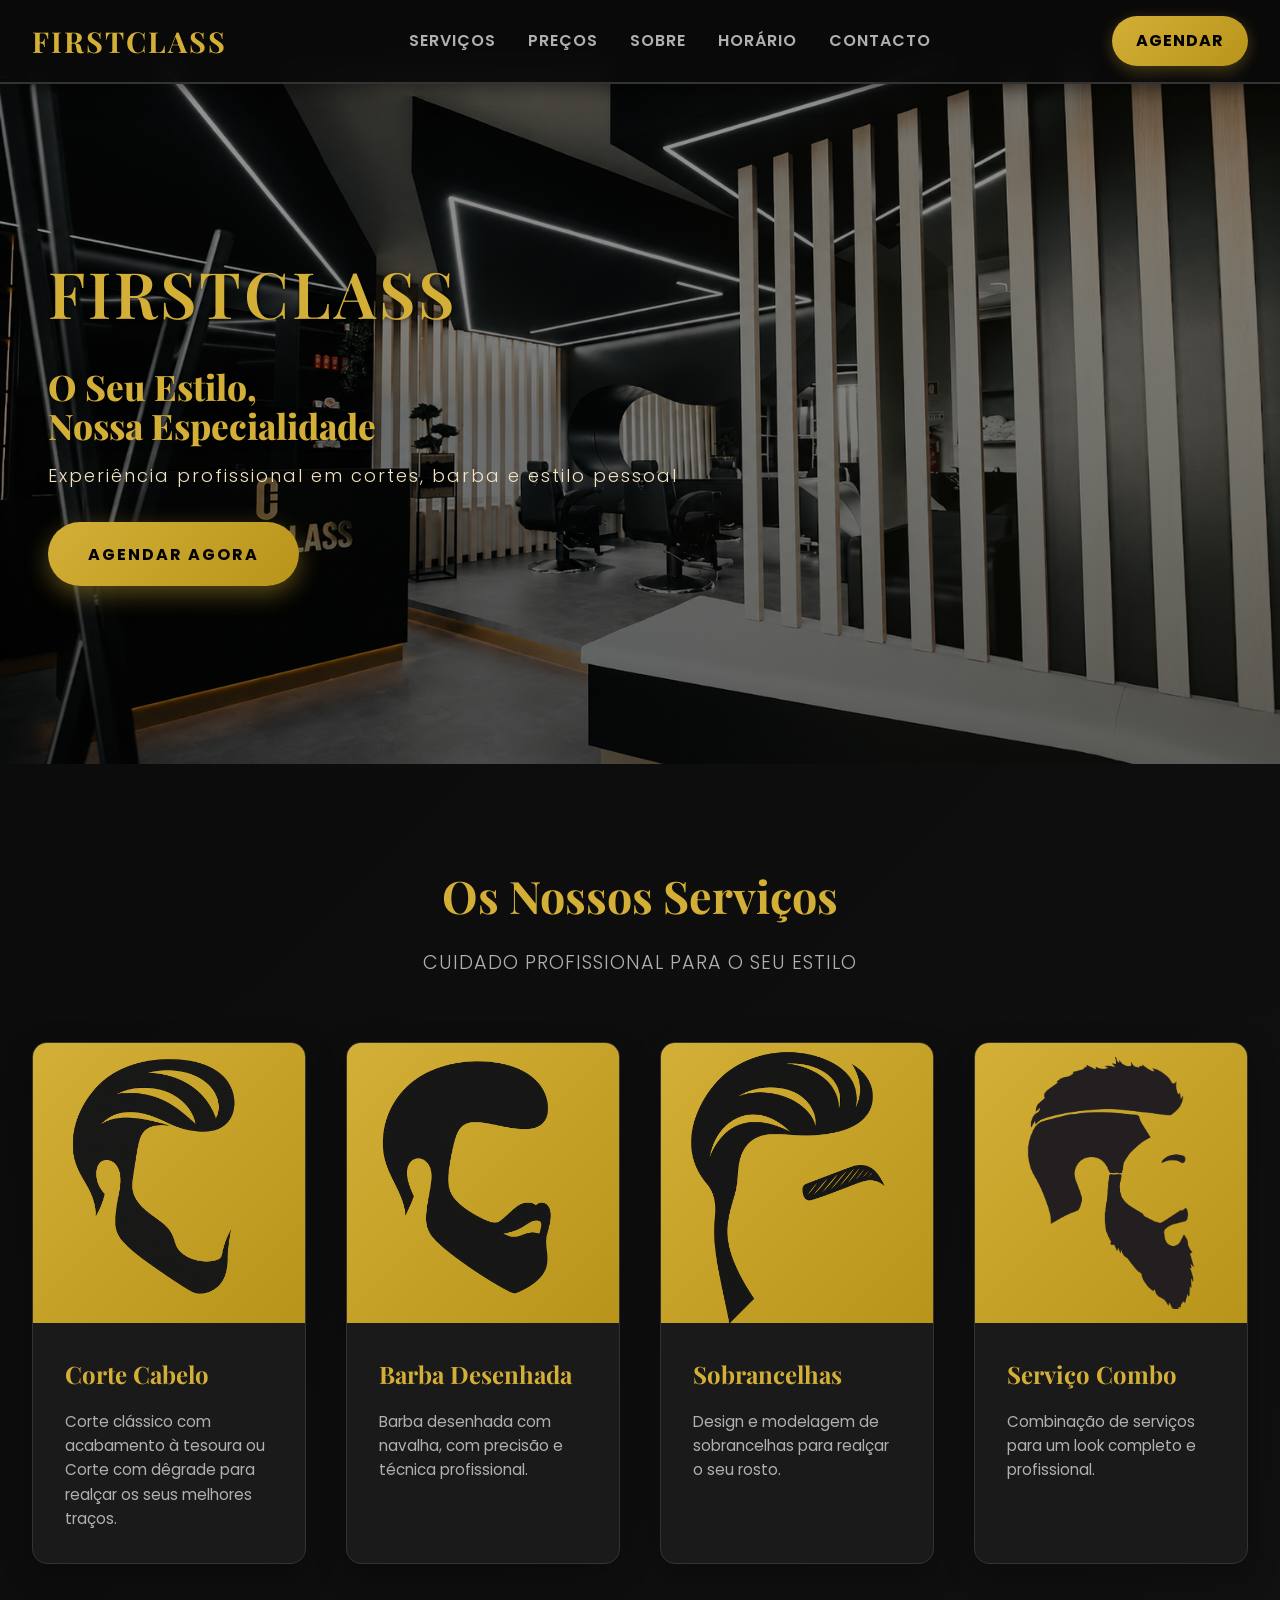
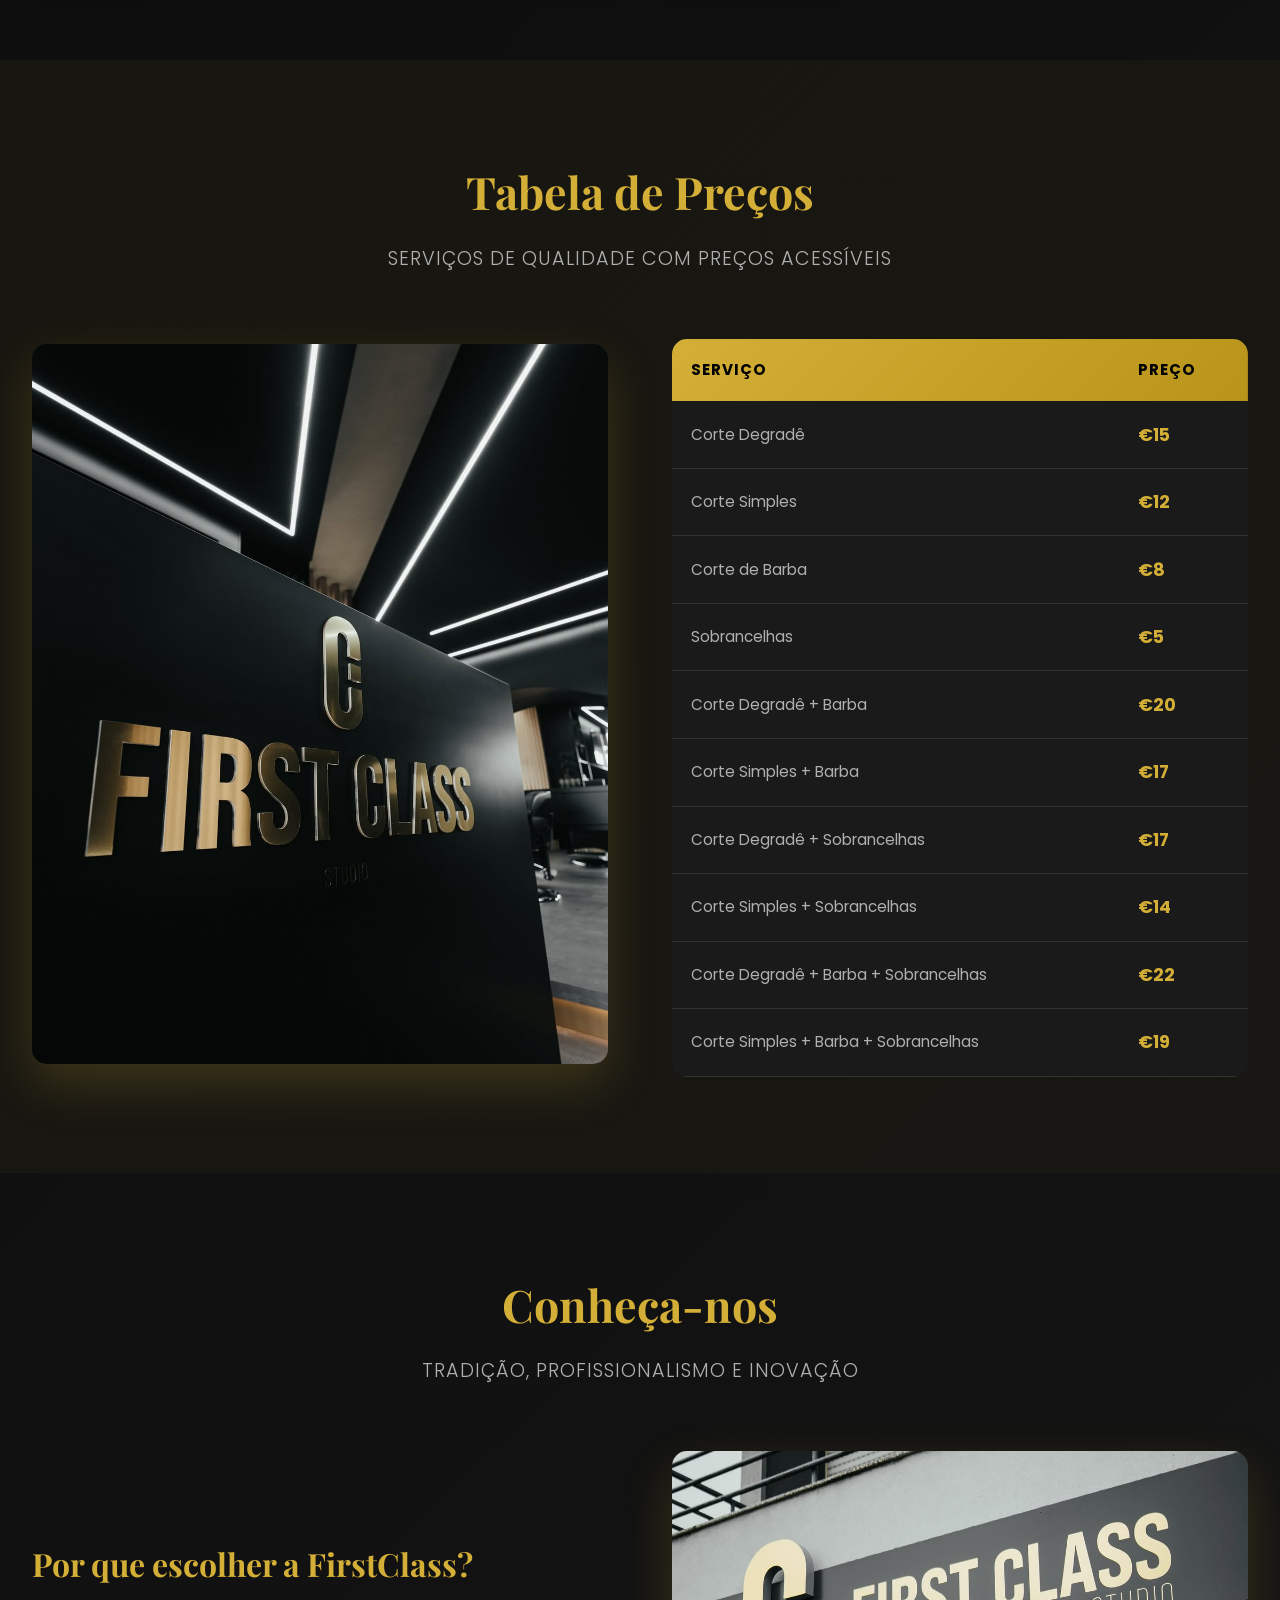
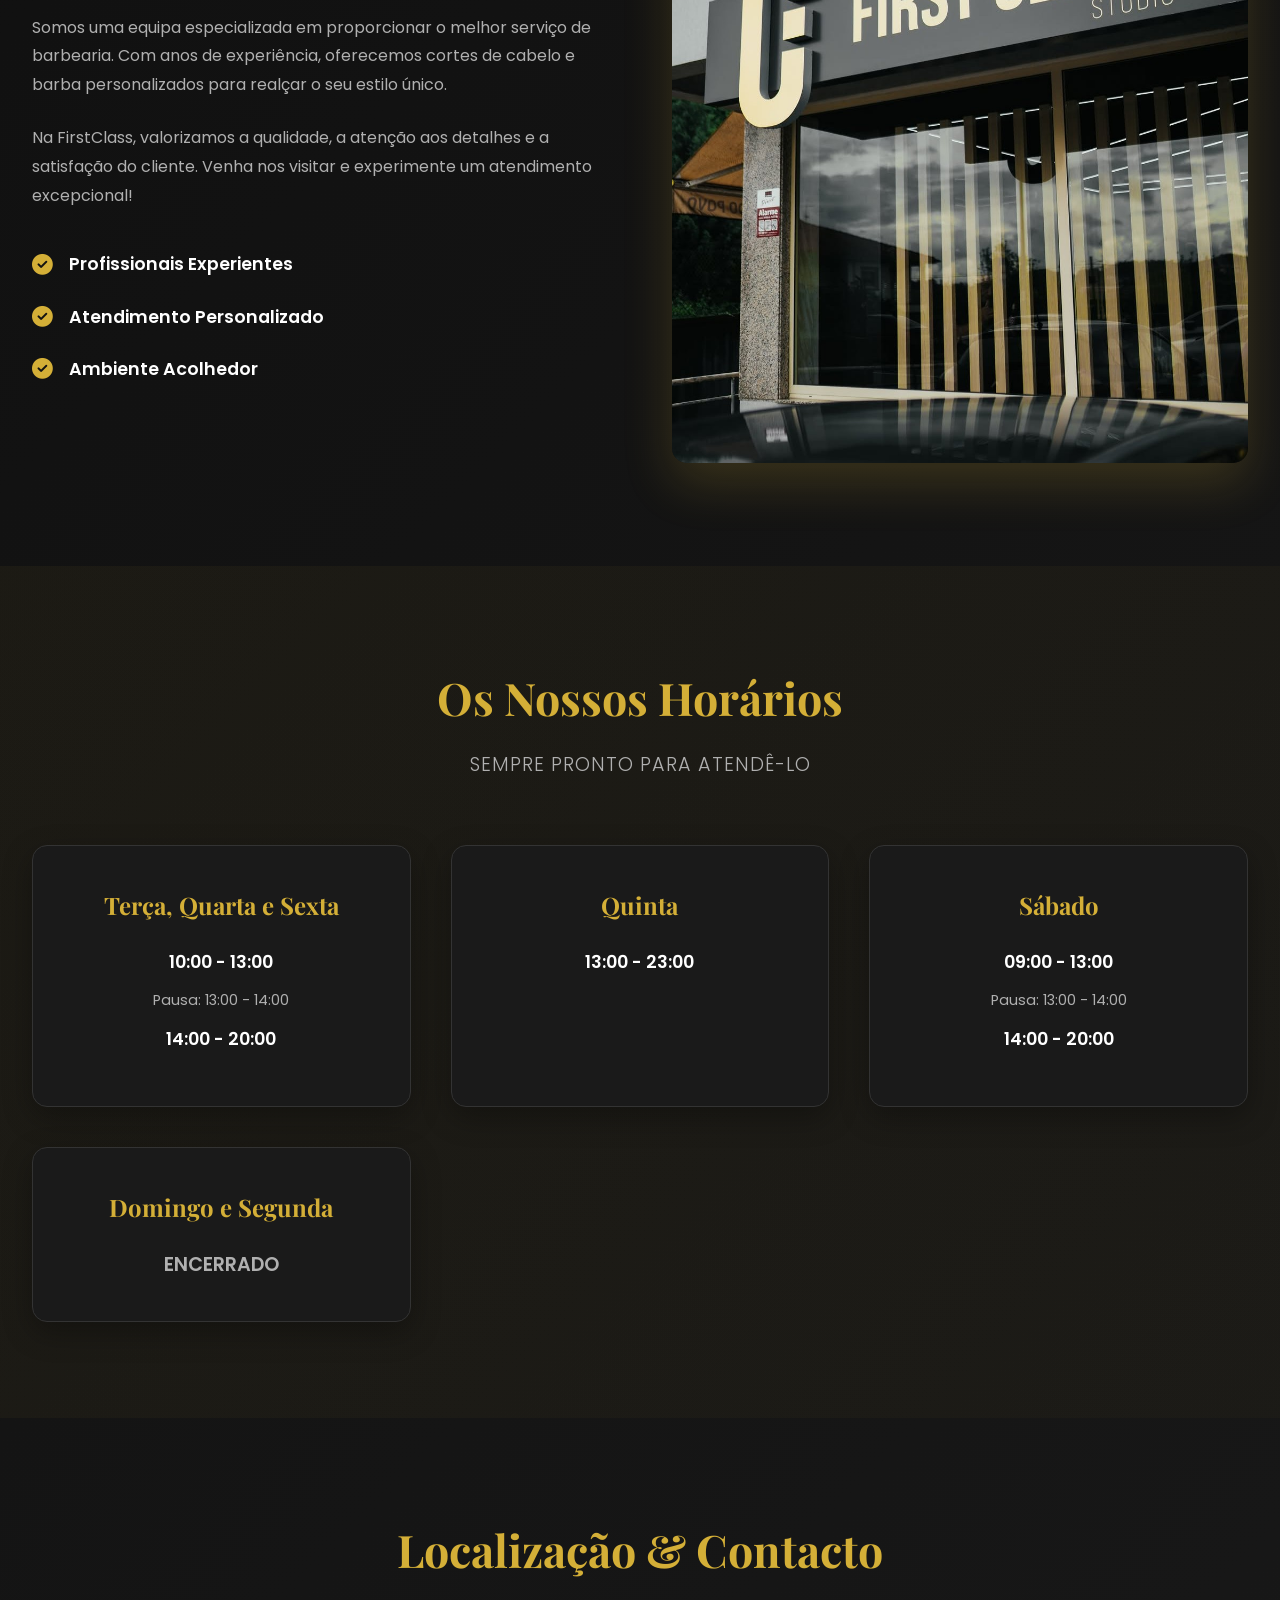
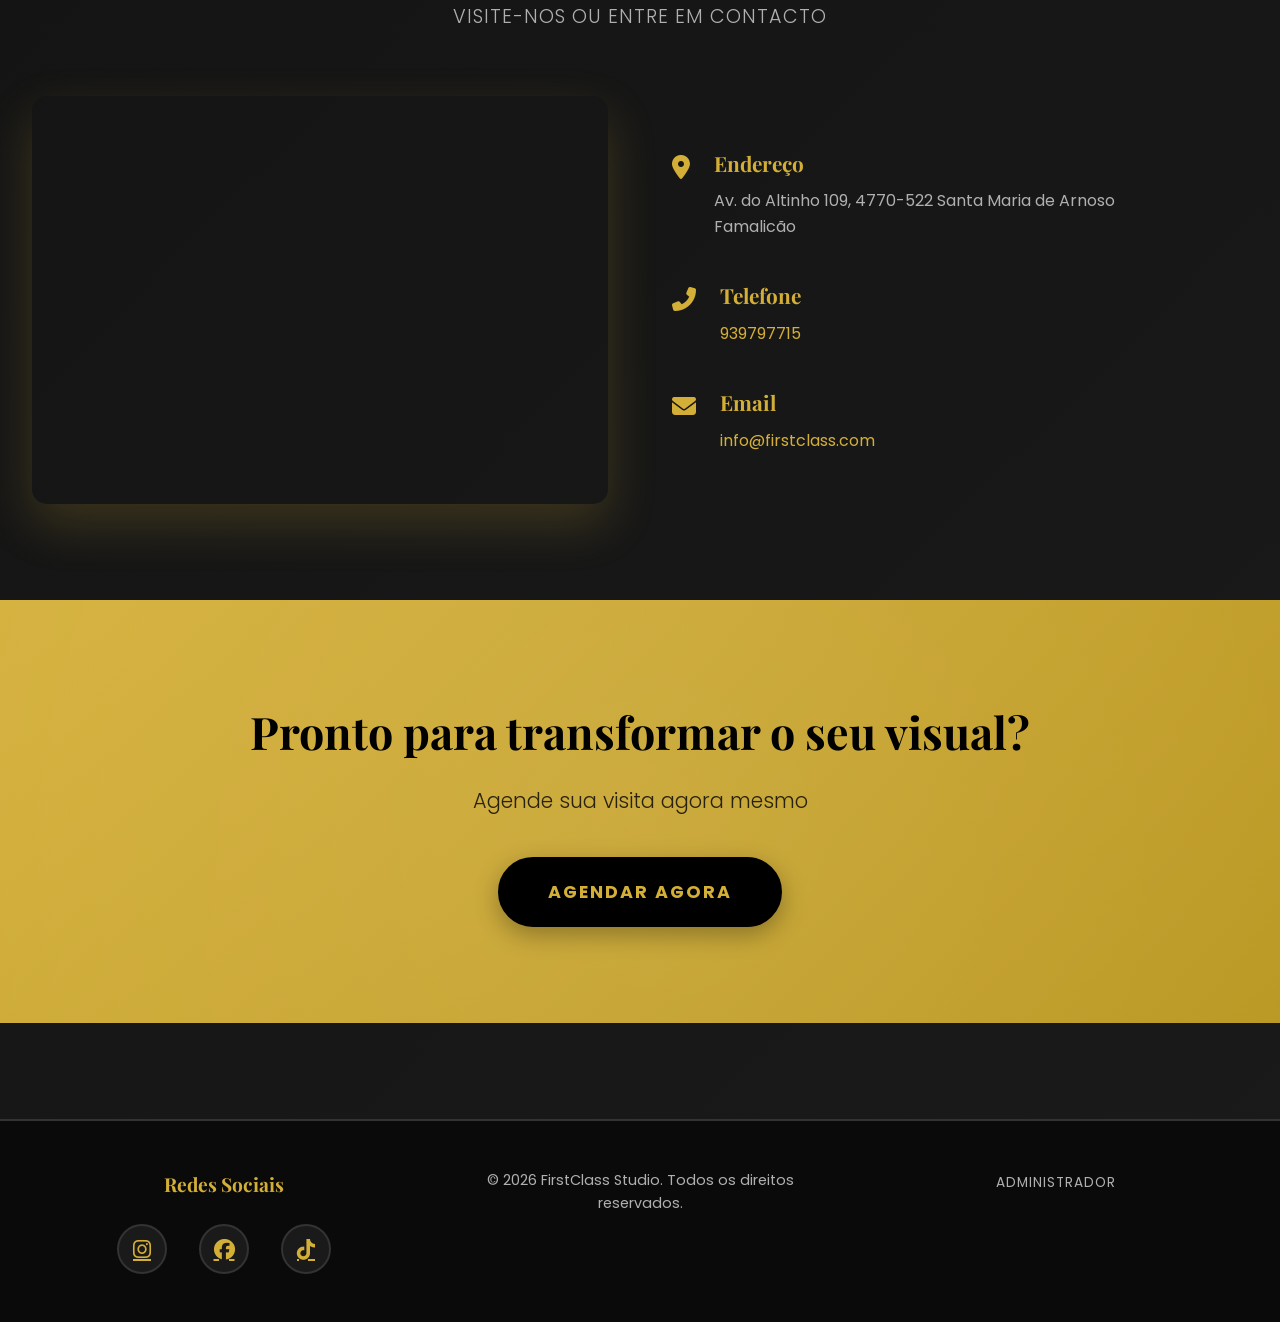
<file: index.html>
<!DOCTYPE html>
<html lang="pt">
<head>
  <meta charset="UTF-8" />
  <meta name="viewport" content="width=device-width, initial-scale=1" />
  <title>FirstClass - Studio - Barbearia</title>

  <link rel="stylesheet" href="styles/style.css">
  <link href="https://fonts.googleapis.com/css2?family=Playfair+Display:wght@700;800&family=Poppins:wght@300;400;600;700&display=swap" rel="stylesheet">
  <link rel="stylesheet" href="https://cdnjs.cloudflare.com/ajax/libs/font-awesome/6.5.0/css/all.min.css">
</head>

<body>
  <!-- NAVEGAÇÃO -->
  <header>
    <nav class="nav" aria-label="Navegação principal">
      <a href="index.html" class="brand" aria-label="FirstClass">
        <span class="brand-text">FirstClass</span>
      </a>

      <ul class="nav-links">
        <li><a class="nav-link" href="#servicos">Serviços</a></li>
        <li><a class="nav-link" href="#precos">Preços</a></li>
        <li><a class="nav-link" href="#sobrenos">Sobre</a></li>
        <li><a class="nav-link" href="#horarios">Horário</a></li>
        <li><a class="nav-link" href="#contacto">Contacto</a></li>
      </ul>

      <a href="marcacao.html" class="cta-button">Agendar</a>
    </nav>

    <!-- HERO SECTION -->
    <section class="hero" aria-label="Secção de boas-vindas">
      <div class="hero-content">
        <h1 class="hero-brand">FirstClass</h1>
        <h1 class="hero-title">O Seu Estilo,<br>Nossa Especialidade</h1>
        <p class="hero-subtitle">Experiência profissional em cortes, barba e estilo pessoal</p>
        <a href="marcacao.html" class="hero-cta">Agendar Agora</a>
      </div>
    </section>  
  </header>


  <!-- SERVIÇOS -->
  <section class="servicos-section" id="servicos" aria-label="Serviços da barbearia">
    <div class="section-header">
      <h2>Os Nossos Serviços</h2>
      <p class="section-subtitle">Cuidado profissional para o seu estilo</p>
    </div>

    <div class="servicos-grid">
      <article class="servico-card">
        <div class="servico-image">
          <img src="imagens/cabelofc.png" alt="Corte clássico">
        </div>
        <div class="servico-info">
          <h3>Corte Cabelo</h3>
          <p>Corte clássico com acabamento à tesoura ou Corte com dêgrade para realçar os seus melhores traços.</p>
        </div>
      </article>

      <article class="servico-card">
        <div class="servico-image">
          <img src="imagens/barbafc.png" alt="Barba desenhada">
        </div>
        <div class="servico-info">
          <h3>Barba Desenhada</h3>
          <p>Barba desenhada com navalha, com precisão e técnica profissional.</p>
        </div>
      </article>

      <article class="servico-card">
        <div class="servico-image">
          <img src="imagens/sobrancelha.png" alt="Pacote completo">
        </div>
        <div class="servico-info">
          <h3>Sobrancelhas</h3>
          <p>Design e modelagem de sobrancelhas para realçar o seu rosto.</p>
        </div>
      </article>

      <article class="servico-card">
        <div class="servico-image">
          <img src="imagens/premium.png" alt="Serviço premium">
        </div>
        <div class="servico-info">
          <h3>Serviço Combo</h3>
          <p>Combinação de serviços para um look completo e profissional.</p>
        </div>
      </article>
    </div>
  </section>  

  <!-- PREÇOS -->
  <section class="precos-section" id="precos" aria-label="Tabela de preços">
    <div class="section-header">
      <h2>Tabela de Preços</h2>
      <p class="section-subtitle">Serviços de qualidade com preços acessíveis</p>
    </div>

    <div class="precos-container">
      <div class="precos-image">
        <img src="imagens/firstclass4.jpg" alt="Tabela de preços">
      </div>

      <div class="precos-table-wrapper">
        <table class="precos-table">
          <thead>
            <tr>
              <th>Serviço</th>
              <th>Preço</th>
            </tr>
          </thead>
          <tbody>
            <tr>
              <td>Corte Degradê</td>
              <td class="preco">€15</td>
            </tr>
            <tr>
              <td>Corte Simples</td>
              <td class="preco">€12</td>
            </tr>
            <tr>
              <td>Corte de Barba</td>
              <td class="preco">€8</td>
            </tr>
            <tr>
              <td>Sobrancelhas</td>
              <td class="preco">€5</td>
            </tr>
             <tr>
              <td>Corte Degradê + Barba</td>
              <td class="preco">€20</td>
            </tr>
            <tr>
              <td>Corte Simples + Barba</td>
              <td class="preco">€17</td>
            </tr>
            <tr>
              <td>Corte Degradê + Sobrancelhas</td>
              <td class="preco">€17</td>
            </tr>
            <tr>
              <td>Corte Simples + Sobrancelhas</td>
              <td class="preco">€14</td>
            </tr>
            <tr>
              <td>Corte Degradê + Barba + Sobrancelhas</td>
              <td class="preco">€22</td>
            </tr>
            <tr>
              <td>Corte Simples + Barba + Sobrancelhas</td>
              <td class="preco">€19</td>
            </tr>
          </tbody>
        </table>
      </div>
    </div>
  </section>
 
<!-- SOBRE NÓS -->
  <section class="sobrenos-section" id="sobrenos" aria-label="Sobre a FirstClass">
    <div class="section-header">
      <h2>Conheça-nos</h2>
      <p class="section-subtitle">Tradição, profissionalismo e inovação</p>
    </div>

    <div class="sobrenos-container">
      <div class="sobrenos-content">
        <h3>Por que escolher a FirstClass?</h3>
        <p>Somos uma equipa especializada em proporcionar o melhor serviço de barbearia. Com anos de experiência, oferecemos cortes de cabelo e barba personalizados para realçar o seu estilo único.</p>
        <p>Na FirstClass, valorizamos a qualidade, a atenção aos detalhes e a satisfação do cliente. Venha nos visitar e experimente um atendimento excepcional!</p>
        
        <div class="destaques">
          <div class="destaque-item">
            <i class="fas fa-check-circle"></i>
            <span>Profissionais Experientes</span>
          </div>
          <div class="destaque-item">
            <i class="fas fa-check-circle"></i>
            <span>Atendimento Personalizado</span>
          </div>
          <div class="destaque-item">
            <i class="fas fa-check-circle"></i>
            <span>Ambiente Acolhedor</span>
          </div>
        </div>
      </div>

      <div class="sobrenos-image">
        <img src="imagens/firstclass1.jpg" alt="Equipe da FirstClass">
      </div>
    </div>
  </section>

  <!-- HORÁRIOS -->
  <section class="horarios-section" id="horarios" aria-label="Horários de funcionamento">
    <div class="section-header">
      <h2>Os  Nossos Horários</h2>
      <p class="section-subtitle">Sempre pronto para atendê-lo</p>
    </div>

    <div class="horarios-grid">
      <div class="horario-card">
        <h4>Terça, Quarta e Sexta</h4>
        <p class="horario-time">10:00 - 13:00</p>
        <p class="horario-break">Pausa: 13:00 - 14:00</p>
        <p class="horario-time">14:00 - 20:00</p>
      </div>
      <div class="horario-card">
        <h4>Quinta</h4>
        <p class="horario-time">13:00 - 23:00</p>
      </div>
      <div class="horario-card">
        <h4>Sábado</h4>
        <p class="horario-time">09:00 - 13:00</p>
        <p class="horario-break">Pausa: 13:00 - 14:00</p>
        <p class="horario-time">14:00 - 20:00</p>
      </div>
      <div class="horario-card closed">
        <h4>Domingo e Segunda</h4>
        <p class="closed-text">Encerrado</p>
      </div>
    </div>
  </section>    

  <!-- CONTACTO E LOCALIZAÇÃO -->
  <section class="contacto-section" id="contacto" aria-label="Contacto e localização">
    <div class="section-header">
      <h2>Localização & Contacto</h2>
      <p class="section-subtitle">Visite-nos ou entre em contacto</p>
    </div>

    <div class="contacto-container">
      <div class="mapa-wrapper">
        <iframe src="https://www.google.com/maps/embed?pb=!1m18!1m12!1m3!1d17666.364759309632!2d-8.474335882673575!3d41.473592207187735!2m3!1f0!2f0!3f0!3m2!1i1024!2i768!4f13.1!3m3!1m2!1s0xd24573bf0f3cacb%3A0x7279bf69cbd39194!2sFirst%20Class%20Studio%20-%20Barbearia!5e1!3m2!1spt-PT!2spt!4v1779496406382!5m2!1spt-PT!2spt" width="600" height="450" style="border:0;" allowfullscreen="" loading="lazy" referrerpolicy="no-referrer-when-downgrade"
          loading="lazy" 
          referrerpolicy="no-referrer-when-downgrade"
          title="Localização da FirstClass no Google Maps">
        </iframe>
      </div>

      <div class="contacto-info">
        <div class="info-item">
          <i class="fas fa-map-marker-alt"></i>
          <div>
            <h4>Endereço</h4>
            <p>Av. do Altinho 109, 4770-522 Santa Maria de Arnoso<br>Famalicão</p>
          </div>
        </div>

        <div class="info-item">
          <i class="fas fa-phone-alt"></i>
          <div>
            <h4>Telefone</h4>
            <p><a href="tel:939797715">939797715</a></p>
          </div>
        </div>

        <div class="info-item">
          <i class="fas fa-envelope"></i>
          <div>
            <h4>Email</h4>
            <p><a href="mailto:info@firstclass.com">info@firstclass.com</a></p>
          </div>
        </div>
      </div>
    </div>
  </section>

  <!-- CTA - AGENDAMENTO FINAL -->
  <section class="cta-section" aria-label="Chamada para ação">
    <h2>Pronto para transformar o seu visual?</h2>
    <p>Agende sua visita agora mesmo</p>
    <a href="marcacao.html" class="cta-button-large">Agendar Agora</a>
  </section>

  <!-- FOOTER -->
  <footer>
    <div class="footer-content">
      <div class="footer-section">
        <h4>Redes Sociais</h4>
        <div class="social-links">
          <a href="https://www.instagram.com/_firstclass.studio/" target="_blank" rel="noopener noreferrer" title="Instagram">
            <i class="fa-brands fa-instagram"></i>
          </a>
          <a href="http://facebook.com" target="_blank" rel="noopener noreferrer" title="Facebook">
            <i class="fa-brands fa-facebook"></i>
          </a>
          <a href="http://tiktok.com" target="_blank" rel="noopener noreferrer" title="TikTok">
            <i class="fa-brands fa-tiktok"></i>
          </a>
        </div>
      </div>

      <div class="footer-section">
        <p>&copy; 2026 FirstClass Studio. Todos os direitos reservados.</p>
      </div>

      <div class="footer-section">
        <a href="login.html" class="admin-link">Administrador</a>
      </div>
    </div>
  </footer>

  <script src="scripts/scroll-reveal.js"></script>
</body>
</html>
</file>
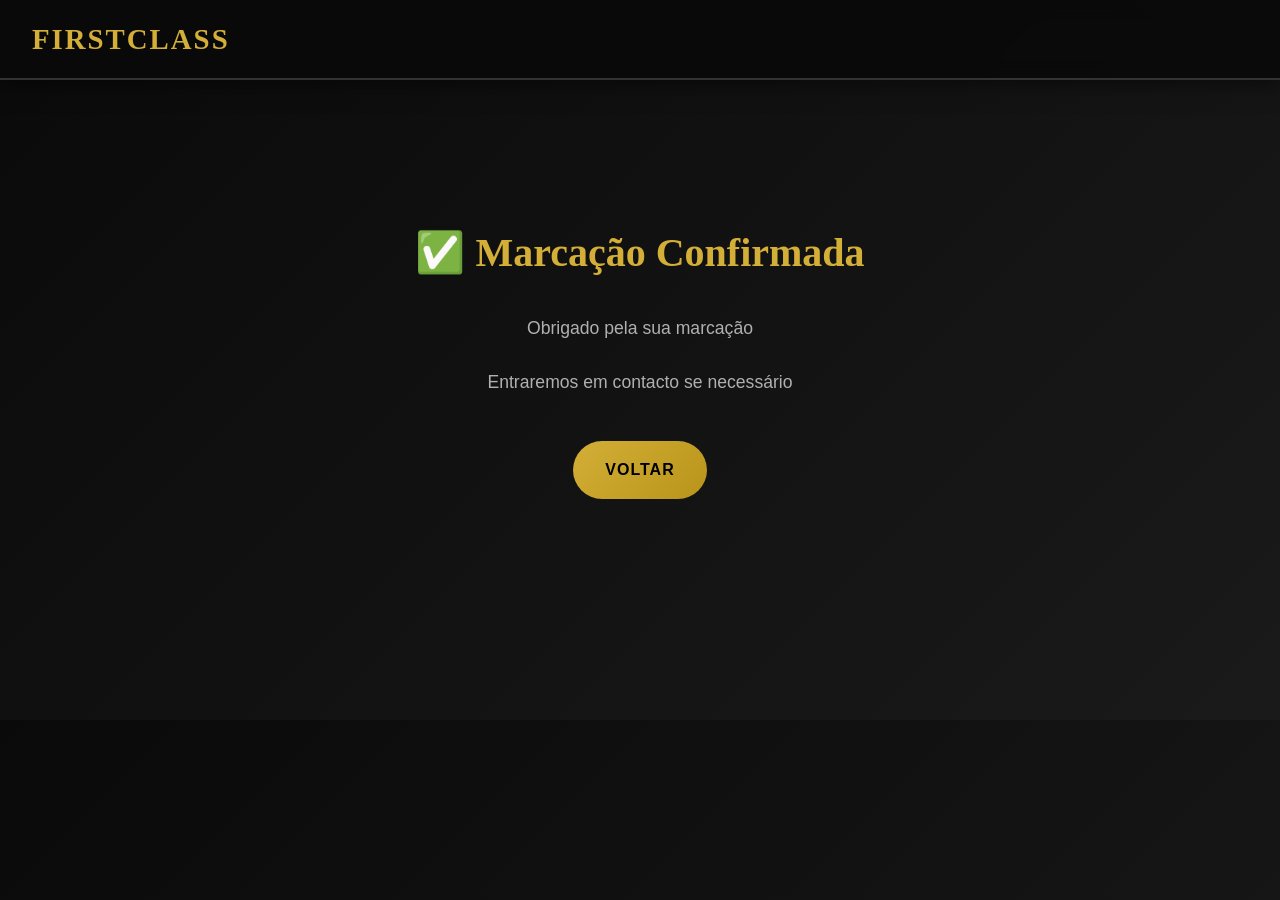
<file: confirmacao.html>
<!DOCTYPE html>
<html lang="pt">
<head>
    <meta charset="UTF-8">
    <meta name="viewport" content="width=device-width, initial-scale=1.0">
    <title>Confirmação</title>
    <link rel="stylesheet" href="styles/style.css">
</head>
<body>

<header>
  <nav class="nav">
    <a href="index.html" class="brand" aria-label="FirstClass">
      <span class="brand-text">FirstClass</span>
    </a>
  </nav>
</header>

<section class="confirmacao">
    <h1>✅ Marcação Confirmada</h1>
    <p>Obrigado pela sua marcação</p>
    <p>Entraremos em contacto se necessário</p>

    <a href="index.html" class="voltar-btn">Voltar</a>
</section>    

<script src="scripts/scroll-reveal.js"></script>
</body>
</html>
</file>
<file: styles/style.css>
/* ==================== VARIÁVEIS & RESET ==================== */
:root {
  --primary-gold: #D4AF37;
  --dark-gold: #B8941A;
  --light-gold: #F4E4C1;
  --dark-bg: #0a0a0a;
  --card-bg: #1a1a1a;
  --text-primary: #ffffff;
  --text-secondary: #b0b0b0;
  --border-color: #333333;
  --transition: all 0.3s cubic-bezier(0.25, 0.46, 0.45, 0.94);
}

* {
  margin: 0;
  padding: 0;
  box-sizing: border-box;
}

html {
  scroll-behavior: smooth;
}

body {
  background: linear-gradient(135deg, #0a0a0a 0%, #1a1a1a 100%);
  color: var(--text-primary);
  font-family: 'Poppins', sans-serif;
  line-height: 1.6;
  overflow-x: hidden;
}

/* ==================== TIPOGRAFIA ==================== */
h1, h2, h3, h4, h5, h6 {
  font-family: 'Playfair Display', serif;
  font-weight: 700;
  color: var(--primary-gold);
}

h1 { font-size: 3.5rem; }
h2 { font-size: 2.5rem; }
h3 { font-size: 1.8rem; }
h4 { font-size: 1.3rem; }

section {
  scroll-margin-top: 100px;
}

/* ==================== NAVEGAÇÃO ==================== */
.nav {
  position: fixed;
  top: 0;
  left: 0;
  right: 0;
  width: 100%;
  z-index: 1000;
  display: flex;
  align-items: center;
  justify-content: space-between;
  padding: 1rem 2rem;
  background: rgba(10, 10, 10, 0.95);
  backdrop-filter: blur(10px);
  border-bottom: 2px solid var(--border-color);
  box-shadow: 0 4px 20px rgba(0, 0, 0, 0.5);
}

.brand {
  text-decoration: none;
  display: flex;
  align-items: center;
  transition: var(--transition);
}

.brand-text {
  font-family: 'Playfair Display', serif;
  font-size: 1.8rem;
  font-weight: 700;
  color: var(--primary-gold);
  letter-spacing: 2px;
  text-transform: uppercase;
  transition: var(--transition);
}

.brand:hover .brand-text {
  filter: drop-shadow(0 0 8px var(--primary-gold));
  color: var(--light-gold);
}

.nav-links {
  display: flex;
  list-style: none;
  gap: 2rem;
  margin: 0;
  padding: 0;
}

.nav-link {
  color: var(--text-secondary);
  text-decoration: none;
  font-weight: 600;
  font-size: 1rem;
  position: relative;
  transition: var(--transition);
  text-transform: uppercase;
  letter-spacing: 1px;
}

.nav-link::after {
  content: '';
  position: absolute;
  bottom: -5px;
  left: 0;
  width: 0;
  height: 2px;
  background: linear-gradient(90deg, var(--primary-gold), var(--dark-gold));
  transition: var(--transition);
}

.nav-link:hover {
  color: var(--primary-gold);
}

.nav-link:hover::after {
  width: 100%;
}

  .nav-link:active,
  .nav-link.clicked {
    color: var(--primary-gold);
  }

  .nav-link:active::after,
  .nav-link.clicked::after {
    width: 100%;
  }

  .nav-link.active {
    color: var(--primary-gold);
  }

  .nav-link.active::after {
    width: 100%;
  }

.cta-button {
  background: linear-gradient(135deg, var(--primary-gold), var(--dark-gold));
  color: #000;
  padding: 0.75rem 1.5rem;
  text-decoration: none;
  border-radius: 50px;
  font-weight: 700;
  transition: var(--transition);
  text-transform: uppercase;
  letter-spacing: 1px;
  box-shadow: 0 4px 15px rgba(212, 175, 55, 0.3);
}

.cta-button:hover {
  transform: translateY(-2px);
  box-shadow: 0 8px 25px rgba(212, 175, 55, 0.5);
}

/* ==================== HERO SECTION ==================== */
.hero {
  height: 700px;
  background: linear-gradient(rgba(0, 0, 0, 0.4), rgba(0, 0, 0, 0.6)), 
              url('../imagens/firstclass3.png') center/cover;
  display: flex;
  align-items: center;
  justify-content: flex-start;
  padding: 0 3rem;
  position: relative;
  overflow: hidden;
  margin-top: 4rem;
}

.hero::before {
  content: '';
  position: absolute;
  top: 0;
  right: -50%;
  width: 100%;
  height: 100%;
  background: radial-gradient(circle at center, rgba(212, 175, 55, 0.05), transparent);
  pointer-events: none;
}

.hero-content {
  max-width: 700px;
  position: relative;
  z-index: 2;
  animation: fadeInUp 0.8s ease-out;
}

.hero-brand {
  font-family: 'Playfair Display', serif;
  font-size: 4rem;
  color: var(--primary-gold);
  letter-spacing: 3px;
  text-transform: uppercase;
  margin-bottom: 1.5rem;
  font-weight: 600;
  text-shadow: 1px 1px 4px rgba(0, 0, 0, 0.5);
}

.hero-title {
  font-size: 2.2rem;
  font-weight: 800;
  margin-bottom: 1rem;
  color: var(--primary-gold);
  text-shadow: 2px 2px 8px rgba(0, 0, 0, 0.5);
  line-height: 1.1;
}

.hero-subtitle {
  font-size: 1.5rem;
  color: var(--light-gold);
  margin-bottom: 2rem;
  font-weight: 300;
  letter-spacing: 2px;
}

.hero-cta {
  display: inline-block;
  background: linear-gradient(135deg, var(--primary-gold), var(--dark-gold));
  color: #000;
  padding: 1.2rem 2.5rem;
  text-decoration: none;
  border-radius: 50px;
  font-weight: 700;
  transition: var(--transition);
  text-transform: uppercase;
  letter-spacing: 2px;
  box-shadow: 0 8px 25px rgba(212, 175, 55, 0.4);
}

.hero-cta:hover {
  transform: translateY(-3px);
  box-shadow: 0 12px 35px rgba(212, 175, 55, 0.6);
}

@keyframes fadeInUp {
  from {
    opacity: 0;
    transform: translateY(30px);
  }
  to {
    opacity: 1;
    transform: translateY(0);
  }
}

/* ==================== SCROLL REVEAL ANIMATIONS ==================== */
@keyframes revealFadeIn {
  from {
    opacity: 0;
    transform: translateY(40px);
  }
  to {
    opacity: 1;
    transform: translateY(0);
  }
}

@keyframes revealSlideInLeft {
  from {
    opacity: 0;
    transform: translateX(-50px);
  }
  to {
    opacity: 1;
    transform: translateX(0);
  }
}

@keyframes revealSlideInRight {
  from {
    opacity: 0;
    transform: translateX(50px);
  }
  to {
    opacity: 1;
    transform: translateX(0);
  }
}

@keyframes revealZoomIn {
  from {
    opacity: 0;
    transform: scale(0.95);
  }
  to {
    opacity: 1;
    transform: scale(1);
  }
}

@keyframes revealRotate {
  from {
    opacity: 0;
    transform: rotate(-5deg) scale(0.95);
  }
  to {
    opacity: 1;
    transform: rotate(0) scale(1);
  }
}

/* Classes para revelar elementos ao scroll */
[data-reveal] {
  opacity: 0;
  transform: translateY(40px);
}

[data-reveal].reveal {
  animation: revealFadeIn 0.8s ease-out forwards;
}

/* Seções inteiras */
.section-header {
  opacity: 0;
  transform: translateY(30px);
}

.section-header.reveal-section {
  animation: revealFadeIn 0.7s ease-out forwards;
}

/* Cards de serviços */
.servico-card {
  opacity: 0;
  transform: translateY(40px);
}

.servico-card.reveal-child {
  animation: revealFadeIn 0.7s ease-out forwards;
  animation-delay: calc(0.1s * var(--child-index, 0));
}

/* Cards de horários */
.horario-card {
  opacity: 0;
  transform: translateY(40px);
}

.horario-card.reveal-child {
  animation: revealFadeIn 0.7s ease-out forwards;
  animation-delay: calc(0.1s * var(--child-index, 0));
}

/* Tabelas */
.precos-table {
  opacity: 0;
  transform: translateY(40px);
}

.precos-table.reveal-child {
  animation: revealFadeIn 0.7s ease-out forwards;
}

/* Info items de contacto */
.info-item {
  opacity: 0;
  transform: translateX(-30px);
}

.info-item.reveal-child {
  animation: revealSlideInLeft 0.7s ease-out forwards;
  animation-delay: calc(0.1s * var(--child-index, 0));
}

/* PAGE HEADER ==================== */
.page-header {
  background: linear-gradient(135deg, rgba(212, 175, 55, 0.1), rgba(184, 148, 26, 0.05));
  padding: 3rem 2rem;
  text-align: center;
  border-bottom: 2px solid var(--border-color);
  margin-top: 4rem;
}

.page-header h1 {
  font-size: 2.5rem;
  margin-bottom: 1rem;
  color: var(--primary-gold);
}

.page-header p {
  font-size: 1rem;
  color: var(--text-secondary);
  font-weight: 300;
  letter-spacing: 1px;
  text-transform: uppercase;
}

/* ==================== SEÇÕES GERAIS ==================== */
.section-header {
  text-align: center;
  margin-bottom: 4rem;
  animation: fadeInDown 0.6s ease-out;
}

.section-header h2 {
  margin-bottom: 1rem;
  font-size: 2.8rem;
}

.section-subtitle {
  color: var(--text-secondary);
  font-size: 1.2rem;
  font-weight: 300;
  letter-spacing: 1px;
  text-transform: uppercase;
}

@keyframes fadeInDown {
  from {
    opacity: 0;
    transform: translateY(-20px);
  }
  to {
    opacity: 1;
    transform: translateY(0);
  }
}

/* ==================== SERVIÇOS ==================== */
.servicos-section {
  padding: 6rem 2rem;
  max-width: 1400px;
  margin: 0 auto;
}

.servicos-grid {
  display: grid;
  grid-template-columns: repeat(auto-fit, minmax(260px, 1fr));
  gap: 2.5rem;
  margin-top: 3rem;
}

.servico-card {
  background: var(--card-bg);
  border-radius: 15px;
  overflow: hidden;
  transition: var(--transition);
  border: 1px solid var(--border-color);
  cursor: pointer;
  box-shadow: 0 10px 30px rgba(0, 0, 0, 0.3);
}

.servico-card:hover {
  transform: translateY(-8px);
  border-color: var(--primary-gold);
  box-shadow: 0 20px 40px rgba(212, 175, 55, 0.2);
}

.servico-image {
  width: 100%;
  height: 280px;
  overflow: hidden;
  background: linear-gradient(135deg, var(--primary-gold), var(--dark-gold));
  position: relative;
}

.servico-image img {
  width: 100%;
  height: 100%;
  object-fit: cover;
  object-position: center;
  transition: var(--transition);
}

.servico-card:hover .servico-image img {
  transform: scale(1.08) rotate(2deg);
}

.servico-info {
  padding: 2rem;
}

.servico-info h3 {
  margin-bottom: 1rem;
  font-size: 1.5rem;
}

.servico-info p {
  color: var(--text-secondary);
  font-size: 0.95rem;
  line-height: 1.6;
}

/* ==================== PREÇOS ==================== */
.precos-section {
  padding: 6rem 2rem;
  background: linear-gradient(135deg, rgba(212, 175, 55, 0.05), rgba(184, 148, 26, 0.03));
  max-width: 1400px;
  margin: 0 auto;
}

.precos-container {
  display: grid;
  grid-template-columns: 1fr 1fr;
  gap: 4rem;
  align-items: center;
  margin-top: 3rem;
}

.precos-image {
  position: relative;
}

.precos-image img {
  width: 100%;
  border-radius: 15px;
  box-shadow: 0 20px 50px rgba(212, 175, 55, 0.2);
  transition: var(--transition);
}

.precos-image img:hover {
  transform: scale(1.03);
}

.precos-table-wrapper {
  overflow: hidden;
  border-radius: 15px;
}

.precos-table {
  width: 100%;
  border-collapse: collapse;
  background: var(--card-bg);
  font-size: 0.95rem;
}

.precos-table thead {
  background: linear-gradient(135deg, var(--primary-gold), var(--dark-gold));
  color: #000;
}

.precos-table th {
  padding: 1.2rem;
  text-align: left;
  font-weight: 700;
  text-transform: uppercase;
  letter-spacing: 1px;
}

.precos-table td {
  padding: 1.2rem;
  border-bottom: 1px solid var(--border-color);
  color: var(--text-secondary);
}

.precos-table tbody tr:hover td {
  background: rgba(212, 175, 55, 0.08);
  color: var(--text-primary);
}

.precos-table .preco {
  color: var(--primary-gold);
  font-weight: 700;
  font-size: 1.1rem;
}

/* ==================== SOBRE NÓS ==================== */
.sobrenos-section {
  padding: 6rem 2rem;
  max-width: 1400px;
  margin: 0 auto;
}

.sobrenos-container {
  display: grid;
  grid-template-columns: 1fr 1fr;
  gap: 4rem;
  align-items: center;
  margin-top: 3rem;
}

.sobrenos-content h3 {
  font-size: 2rem;
  margin-bottom: 1.5rem;
}

.sobrenos-content p {
  color: var(--text-secondary);
  margin-bottom: 1.5rem;
  line-height: 1.8;
  font-size: 1rem;
}

.destaques {
  display: flex;
  flex-direction: column;
  gap: 1.5rem;
  margin-top: 2.5rem;
}

.destaque-item {
  display: flex;
  align-items: center;
  gap: 1rem;
  font-size: 1.1rem;
  font-weight: 600;
  color: var(--text-primary);
}

.destaque-item i {
  color: var(--primary-gold);
  font-size: 1.3rem;
}

.sobrenos-image img {
  width: 100%;
  border-radius: 15px;
  box-shadow: 0 20px 50px rgba(212, 175, 55, 0.2);
  transition: var(--transition);
}

.sobrenos-image img:hover {
  transform: scale(1.03);
  box-shadow: 0 30px 60px rgba(212, 175, 55, 0.3);
}

/* ==================== HORÁRIOS ==================== */
.horarios-section {
  padding: 6rem 2rem;
  background: linear-gradient(135deg, rgba(212, 175, 55, 0.05), rgba(184, 148, 26, 0.03));
  max-width: 1400px;
  margin: 0 auto;
}

.horarios-grid {
  display: grid;
  grid-template-columns: repeat(auto-fit, minmax(280px, 1fr));
  gap: 2.5rem;
  margin-top: 3rem;
}

.horario-card {
  background: var(--card-bg);
  padding: 2.5rem;
  border-radius: 15px;
  border: 1px solid var(--border-color);
  text-align: center;
  transition: var(--transition);
  box-shadow: 0 10px 30px rgba(0, 0, 0, 0.3);
}

.horario-card:hover {
  border-color: var(--primary-gold);
  box-shadow: 0 15px 40px rgba(212, 175, 55, 0.2);
}

.horario-card h4 {
  font-size: 1.5rem;
  margin-bottom: 1.5rem;
  color: var(--primary-gold);
}

.horario-time {
  color: var(--text-primary);
  font-weight: 600;
  margin: 0.8rem 0;
  font-size: 1.1rem;
}

.horario-break {
  color: var(--text-secondary);
  font-size: 0.9rem;
  margin: 0.8rem 0;
}

.horario-card.closed {
  opacity: 0.6;
  border-color: var(--border-color);
}

.closed-text {
  color: var(--text-secondary);
  font-size: 1.2rem;
  font-weight: 600;
  text-transform: uppercase;
}

/* ==================== CONTACTO ==================== */
.contacto-section {
  padding: 6rem 2rem;
  max-width: 1400px;
  margin: 0 auto;
}

.contacto-container {
  display: grid;
  grid-template-columns: 1fr 1fr;
  gap: 4rem;
  margin-top: 3rem;
  align-items: center;
}

.mapa-wrapper {
  border-radius: 15px;
  overflow: hidden;
  box-shadow: 0 20px 50px rgba(212, 175, 55, 0.2);
}

.mapa-wrapper iframe {
  width: 100%;
  height: 400px;
  border: none;
  border-radius: 15px;
}

.contacto-info {
  display: flex;
  flex-direction: column;
  gap: 2.5rem;
}

.info-item {
  display: flex;
  gap: 1.5rem;
  align-items: flex-start;
}

.info-item i {
  color: var(--primary-gold);
  font-size: 1.5rem;
  margin-top: 0.5rem;
  flex-shrink: 0;
}

.info-item h4 {
  font-size: 1.3rem;
  margin-bottom: 0.5rem;
}

.info-item p {
  color: var(--text-secondary);
  font-size: 1rem;
}

.info-item a {
  color: var(--primary-gold);
  text-decoration: none;
  transition: var(--transition);
}

.info-item a:hover {
  color: var(--light-gold);
  text-decoration: underline;
}

/* ==================== CTA FINAL ==================== */
.cta-section {
  padding: 6rem 2rem;
  background: linear-gradient(135deg, var(--primary-gold), var(--dark-gold));
  text-align: center;
  position: relative;
  overflow: hidden;
}

.cta-section::before {
  content: '';
  position: absolute;
  top: -50%;
  right: -50%;
  width: 200%;
  height: 200%;
  background: radial-gradient(circle, rgba(255, 255, 255, 0.1), transparent);
  animation: pulse 20s infinite;
}

.cta-section h2 {
  color: #000;
  font-size: 2.8rem;
  margin-bottom: 1rem;
  position: relative;
  z-index: 1;
}

.cta-section p {
  color: rgba(0, 0, 0, 0.8);
  font-size: 1.3rem;
  margin-bottom: 2.5rem;
  position: relative;
  z-index: 1;
  font-weight: 300;
}

.cta-button-large {
  display: inline-block;
  background: #000;
  color: var(--primary-gold);
  padding: 1.2rem 3rem;
  text-decoration: none;
  border-radius: 50px;
  font-weight: 700;
  font-size: 1.1rem;
  transition: var(--transition);
  text-transform: uppercase;
  letter-spacing: 2px;
  position: relative;
  z-index: 1;
  box-shadow: 0 8px 25px rgba(0, 0, 0, 0.3);
  border: 2px solid #000;
}

.cta-button-large:hover {
  transform: translateY(-3px);
  background: rgba(0, 0, 0, 0.8);
  box-shadow: 0 12px 35px rgba(0, 0, 0, 0.5);
}

@keyframes pulse {
  0%, 100% { transform: translate(0, 0); }
  50% { transform: translate(10%, 10%); }
}

/* ==================== FOOTER ==================== */
footer {
  background: rgba(10, 10, 10, 0.95);
  border-top: 2px solid var(--border-color);
  padding: 3rem 2rem;
  margin-top: 6rem;
}

.footer-content {
  display: grid;
  grid-template-columns: repeat(3, 1fr);
  gap: 3rem;
  max-width: 1200px;
  margin: 0 auto;
  text-align: center;
}

.footer-section h4 {
  margin-bottom: 1.5rem;
  font-size: 1.2rem;
}

.footer-section p {
  color: var(--text-secondary);
  font-size: 0.9rem;
}

.social-links {
  display: flex;
  justify-content: center;
  gap: 2rem;
  flex-wrap: wrap;
}

.social-links a {
  width: 50px;
  height: 50px;
  display: flex;
  align-items: center;
  justify-content: center;
  background: var(--card-bg);
  border: 2px solid var(--border-color);
  border-radius: 50%;
  color: var(--primary-gold);
  transition: var(--transition);
  font-size: 1.3rem;
}

.social-links a:hover {
  background: var(--primary-gold);
  color: #000;
  transform: translateY(-5px);
  border-color: var(--primary-gold);
}

.admin-link {
  color: var(--text-secondary);
  text-decoration: none;
  font-size: 0.85rem;
  text-transform: uppercase;
  letter-spacing: 1px;
  transition: var(--transition);
}

.admin-link:hover {
  color: var(--primary-gold);
}

/* ==================== RESPONSIVE - TABLET (768px - 1024px) ==================== */
@media (min-width: 768px) and (max-width: 1024px) {
  /* NAVEGAÇÃO */
  .nav {
    padding: 15px 20px;
  }

  .nav-links {
    gap: 1rem;
  }

  .nav-link {
    font-size: 0.6rem;
    padding: 0.5rem 0.1rem;
  }

  .brand-text {
    font-size: 1.4rem;
  }

  .cta-button {
    padding: 0.6rem 1.2rem;
    font-size: 0.9rem;
  }

  .navbotom {
    padding: 8px 20px;
    font-size: 18px;
  }

  .logo {
    width: 80px;
  }

  /* HERO */
  .hero {
    height: 500px;
    padding: 0 2rem;
  }

  .hero-title {
    font-size: 2.2rem;
  }

  .hero h1 {
    padding-top: 0;
  }

  .hero-subtitle {
    font-size: 1.1rem;
  }

  .hero p {
    font-size: 20px;
  }

  .hero-cta {
    padding: 0.9rem 2rem;
    font-size: 0.95rem;
  }

  /* SEÇÕES */
  .section-header h2 {
    font-size: 2.2rem;
  }

  /* SERVIÇOS */
  .servicos-grid {
    grid-template-columns: repeat(2, 1fr);
    gap: 2rem;
  }

  .servicos {
    grid-template-columns: repeat(2, 1fr);
    gap: 20px;
  }

  /* PREÇOS */
  .precos-container {
    gap: 2rem;
    align-items: stretch;
  }

  .price {
    flex-direction: column;
    gap: 30px;
    text-align: center;
  }

  .precos-image {
    display: flex;
    align-items: center;
    justify-content: center;
  }

  .precos-image img,
  .priceimg {
    width: auto;
    height: 100%;
    max-width: 100%;
    object-fit: cover;
    border-radius: 15px;
  }

  .tabelaprice {
    width: 100%;
  }

  /* SOBRE NÓS */
  .sobrenos-container {
    gap: 2rem;
    align-items: stretch;
  }

  .sobrenos-image {
    display: flex;
    align-items: center;
    justify-content: center;
  }

  .sobrenos-image img,
  .sobrenosimg {
    width: auto;
    height: 100%;
    max-width: 100%;
    object-fit: cover;
    border-radius: 15px;
  }

  .sobrenos {
    gap: 30px;
    text-align: center;
  }

  /* HORÁRIOS */
  .horarios-grid {
    grid-template-columns: repeat(2, 1fr);
  }

  /* CONTACTO */
  .contacto-container {
    gap: 2rem;
  }

  .mapa-wrapper iframe,
  .mapa iframe {
    height: 350px;
    max-width: 90%;
  }

  .contacto {
    max-width: 80%;
  }

  /* PÁGINAS SECUNDÁRIAS */
  .page-header h1 {
    font-size: 2rem;
  }

  .page-header p {
    font-size: 0.9rem;
  }

  .formulario {
    max-width: 100%;
    padding: 2rem;
  }

  .footer-content {
    grid-template-columns: repeat(2, 1fr);
  }

  .admin-filter {
    padding: 0 1rem;
  }

  #filtroData {
    min-width: 150px;
  }
}

/* ==================== RESPONSIVE - MOBILE (max-width: 767px) ==================== */
@media screen and (max-width: 767px) {
  :root {
    --primary-gold: #D4AF37;
    --dark-gold: #B8941A;
    --light-gold: #F4E4C1;
  }

  /* NAVEGAÇÃO */
  .nav {
    flex-direction: row;
    justify-content: space-between;
    align-items: center;
    flex-wrap: wrap;
    padding: 0.8rem 1rem;
    height: auto;
    gap: 0.75rem;
  }

  .brand {
    order: 1;
  }

  .brand-text {
    font-size: 1.2rem;
    letter-spacing: 1px;
  }

  .cta-button {
    order: 2;
    padding: 0.6rem 1rem;
    font-size: 0.75rem;
    width: auto;
    text-align: center;
    margin-top: 0;
    flex-shrink: 0;
  }

  .nav-links {
    display: flex;
    order: 3;
    width: 100%;
    flex-direction: row;
    flex-wrap: nowrap;
    justify-content: space-between;
    gap: 0.25rem;
    padding-top: 0.4rem;
    border-top: 1px solid rgba(212, 175, 55, 0.12);
    list-style: none;
    overflow-x: auto;
    -webkit-overflow-scrolling: touch;
    scrollbar-width: none;
  }

  .nav-links::-webkit-scrollbar {
    display: none;
  }

  .nav-link {
    padding: 0.1rem 0.05rem;
    font-size: 0.5rem;
    border: none;
    border-radius: 999px;
    display: inline-flex;
    justify-content: center;
    align-items: center;
    width: auto;
    flex: 1;
    text-align: center;
    white-space: nowrap;
    position: relative;
    transition: var(--transition);
    color: var(--text-secondary);
    text-decoration: none;
  }

  .nav-link::after {
    content: '';
    position: absolute;
    bottom: -5px;
    left: 0;
    width: 0;
    height: 2px;
    background: linear-gradient(90deg, var(--primary-gold), var(--dark-gold));
    transition: var(--transition);
  }

  .nav-link:hover {
    color: var(--primary-gold);
  }

  .nav-link:hover::after {
    width: 100%;
  }

  .nav-link:active,
  .nav-link.clicked {
    color: var(--primary-gold);
  }

  .nav-link:active::after,
  .nav-link.clicked::after {
    width: 100%;
  }

  .nav-link.active {
    color: var(--primary-gold);
  }

  .nav-link.active::after {
    width: 100%;
  }

  .nav-link:last-child {
    border-bottom: none;
  }

  /* HERO */
  .hero {
    height: 350px;
    padding: 0 1.5rem;
    justify-content: center;
    align-items: flex-start;
    padding-top: 2rem;
    margin-top: 4rem;
  }

  .hero-title {
    font-size: 1.5rem;
    margin-bottom: 0.2rem;
    margin-top: 2rem;
  }

  .hero-brand {
    font-size: 2rem;
    margin-bottom: 0.5rem;
    margin-top: 2rem;
  }

  .hero-subtitle {
    font-size: 0.8rem;
  }

  .hero-cta {
    padding: 0.4rem 0.6rem;
    font-size: 0.6rem;
  }

  /* SEÇÕES */
  .section-header h2 {
    font-size: 1.8rem;
    margin-bottom: 1rem;
  }

  .section-subtitle {
    font-size: 0.9rem;
  }

  /* CARDS DE SERVIÇOS */
  .servicos-section {
    padding: 3rem 1rem;
  }

  .servicos-grid {
    grid-template-columns: 1fr;
    gap: 1.5rem;
  }

  .servico-card {
    border-radius: 12px;
  }

  .servico-image {
    height: 300px  ;
  }

  .servico-info {
    padding: 1.5rem;
  }

  .servico-info h3 {
    font-size: 1.2rem;
  }

  .servico-info p {
    font-size: 0.9rem;
  }

  /* PREÇOS */
  .precos-section {
    padding: 3rem 1rem;
  }

  .precos-container {
    grid-template-columns: 1fr;
    gap: 2rem;
  }

  .precos-image img {
    max-width: 100%;
    height: auto;
  }

  .precos-table-wrapper {
    overflow-x: auto;
  }

  .precos-table {
    font-size: 0.85rem;
  }

  .precos-table th,
  .precos-table td {
    padding: 0.8rem;
  }

  /* SOBRE */
  .sobrenos-section {
    padding: 3rem 1rem;
  }

  .sobrenos-container {
    grid-template-columns: 1fr;
    gap: 1.5rem;
  }

  .sobrenos-content h3 {
    font-size: 1.5rem;
  }

  .sobrenos-content p {
    font-size: 0.95rem;
  }

  .destaques {
    gap: 1rem;
    margin-top: 1.5rem;
  }

  .destaque-item {
    font-size: 0.95rem;
    gap: 0.8rem;
  }

  /* HORÁRIOS */
  .horarios-section {
    padding: 3rem 1rem;
  }

  .horarios-grid {
    grid-template-columns: 1fr;
    gap: 1.5rem;
  }

  .horario-card {
    padding: 2rem 1.5rem;
  }

  .horario-card h4 {
    font-size: 1.3rem;
  }

  /* CONTACTO */
  .contacto-section {
    padding: 3rem 1rem;
  }

  .contacto-container {
    grid-template-columns: 1fr;
    gap: 2rem;
  }

  .mapa-wrapper iframe {
    height: 250px;
  }

  .contacto-info {
    gap: 1.5rem;
  }

  .info-item i {
    font-size: 1.2rem;
  }

  .info-item h4 {
    font-size: 1.1rem;
  }

  .info-item p {
    font-size: 0.9rem;
  }

  /* CTA FINAL */
  .cta-section {
    padding: 3rem 1rem;
  }

  .cta-section h2 {
    font-size: 1.8rem;
  }

  .cta-section p {
    font-size: 1rem;
    margin-bottom: 1.5rem;
  }

  .cta-button-large {
    padding: 0.9rem 1.8rem;
    font-size: 0.9rem;
  }

  /* FOOTER */
  footer {
    padding: 2rem 1rem;
  }

  .footer-content {
    grid-template-columns: 1fr;
    gap: 2rem;
  }

  .footer-section p {
    font-size: 0.85rem;
  }

  .social-links {
    gap: 1rem;
  }

  .social-links a {
    width: 45px;
    height: 45px;
    font-size: 1.1rem;
  }

  /* PÁGINAS SECUNDÁRIAS */
  .page-header {
    padding: 2rem 1rem;
  }

  .page-header h1 {
    font-size: 1.6rem;
    margin-bottom: 0.8rem;
  }

  .page-header p {
    font-size: 0.8rem;
  }

  .marcacao {
    padding: 2rem 1rem;
  }

  .formulario {
    max-width: 100%;
    padding: 1.5rem;
    margin: 1rem auto;
  }

  .formulario label {
    font-size: 0.8rem;
  }

  .formulario input,
  .formulario select,
  .formulario button {
    padding: 0.8rem;
    font-size: 0.9rem;
  }

  .confirmacao {
    min-height: 60vh;
    padding: 2rem 1rem;
  }

  .confirmacao h1 {
    font-size: 1.8rem;
  }

  .confirmacao p {
    font-size: 0.95rem;
  }

  .voltar-btn {
    padding: 0.8rem 1.5rem;
    font-size: 0.85rem;
  }

  /* ADMIN */
  .admin-section {
    padding: 2rem 0.5rem;
  }

  .admin-filter {
    flex-direction: column;
    align-items: stretch;
    justify-content: center;
    padding: 1rem;
    gap: 0.8rem;
  }

  .admin-filter label {
    font-size: 0.85rem;
  }

  #filtroData {
    width: 100%;
    min-width: unset;
    margin: 0;
    padding: 0.8rem;
  }

  .admin-table {
    font-size: 0.8rem;
  }

  .admin-table th,
  .admin-table td {
    padding: 0.6rem;
  }

  .btn-apagar {
    padding: 0.4rem 0.8rem;
    font-size: 0.75rem;
  }

  #logoutBtn {
    width: 100%;
  }
}

/* ==================== PÁGINAS ADICIONAIS ==================== */

/* Marcação */
.marcacao {
  text-align: center;
  color: var(--text-primary);
  padding: 4rem 2rem;
  min-height: 70vh;
}

.formulario {
  display: flex;
  flex-direction: column;
  gap: 1.5rem;
  max-width: 450px;
  margin: 2rem auto;
  background: var(--card-bg);
  padding: 2.5rem;
  border-radius: 15px;
  border: 1px solid var(--border-color);
  box-shadow: 0 10px 30px rgba(0, 0, 0, 0.3);
}

.formulario label {
  color: var(--text-primary);
  font-weight: 600;
  text-align: left;
  text-transform: uppercase;
  font-size: 0.85rem;
  letter-spacing: 1px;
}

.formulario input,
.formulario select {
  padding: 1rem;
  border-radius: 10px;
  border: 2px solid var(--border-color);
  background: rgba(255, 255, 255, 0.12);
  color: var(--text-primary);
  font-size: 1rem;
  font-family: 'Poppins', sans-serif;
  transition: var(--transition);
}

.formulario input:focus,
.formulario select:focus {
  outline: none;
  border-color: var(--primary-gold);
  background: rgba(212, 175, 55, 0.1);
  box-shadow: 0 0 10px rgba(212, 175, 55, 0.2);
}

.formulario button {
  background: linear-gradient(135deg, var(--primary-gold), var(--dark-gold));
  color: #000;
  padding: 1rem;
  font-weight: 700;
  border-radius: 10px;
  border: none;
  cursor: pointer;
  transition: var(--transition);
  text-transform: uppercase;
  letter-spacing: 1px;
  font-size: 1rem;
}

.formulario button:hover {
  transform: translateY(-2px);
  box-shadow: 0 8px 25px rgba(212, 175, 55, 0.3);
}

/* Confirmação */
.confirmacao {
  display: flex;
  flex-direction: column;
  align-items: center;
  justify-content: center;
  min-height: 80vh;
  text-align: center;
  color: var(--text-primary);
  padding: 2rem;
}

.confirmacao h1 {
  font-size: 2.5rem;
  margin-bottom: 1rem;
}

.confirmacao p {
  font-size: 1.1rem;
  margin: 0.8rem 0;
  color: var(--text-secondary);
}

.voltar-btn {
  display: inline-block;
  width: auto;
  margin-top: 2rem;
  padding: 1rem 2rem;
  background: linear-gradient(135deg, var(--primary-gold), var(--dark-gold));
  color: #000;
  border-radius: 50px;
  text-decoration: none;
  font-weight: 700;
  text-align: center;
  transition: var(--transition);
  text-transform: uppercase;
  letter-spacing: 1px;
}

.voltar-btn:hover {
  transform: translateY(-2px);
  box-shadow: 0 8px 25px rgba(212, 175, 55, 0.3);
}

/* Login */
.admin-section {
  padding: 4rem 2rem;
  display: flex;
  justify-content: center;
  min-height: 80vh;
}

.admin-container {
  width: 100%;
  max-width: 1200px;
  overflow-x: auto;
}

.admin-table {
  width: 100%;
  border-collapse: collapse;
  background: var(--card-bg);
  color: var(--text-primary);
  border-radius: 15px;
  overflow: hidden;
  box-shadow: 0 10px 30px rgba(0, 0, 0, 0.3);
}

.admin-table th {
  background: linear-gradient(135deg, var(--primary-gold), var(--dark-gold));
  color: #000;
  padding: 1.2rem;
  text-align: left;
  text-transform: uppercase;
  letter-spacing: 1px;
  font-weight: 700;
}

.admin-table td {
  padding: 1rem;
  border-bottom: 1px solid var(--border-color);
  color: var(--text-secondary);
  text-align: left;
}

.admin-table tbody tr:hover td {
  background: rgba(212, 175, 55, 0.08);
  color: var(--text-primary);
}

.btn-apagar {
  background: linear-gradient(135deg, #e74c3c, #c0392b);
  color: white;
  border: none;
  padding: 0.6rem 1.2rem;
  border-radius: 8px;
  cursor: pointer;
  font-weight: 600;
  transition: var(--transition);
  text-transform: uppercase;
  font-size: 0.85rem;
}

.btn-apagar:hover {
  transform: scale(1.05);
  box-shadow: 0 4px 15px rgba(231, 76, 60, 0.3);
}

/* Filtro de data e Sair button */
.admin-filter {
  display: flex;
  gap: 1rem;
  align-items: center;
  justify-content: flex-end;
  max-width: 1200px;
  margin: 2rem auto 0;
  padding: 0 2rem;
  flex-wrap: wrap;
}

.admin-filter label {
  color: var(--text-secondary);
  font-weight: 600;
  text-transform: uppercase;
  font-size: 0.9rem;
  letter-spacing: 1px;
}

#filtroData {
  padding: 0.8rem;
  border-radius: 8px;
  border: 1px solid var(--border-color);
  background: rgba(255, 255, 255, 0.05);
  color: var(--text-primary);
  font-family: 'Poppins', sans-serif;
  transition: var(--transition);
  min-width: 200px;
}

#filtroData:focus {
  outline: none;
  border-color: var(--primary-gold);
  background: rgba(212, 175, 55, 0.1);
  box-shadow: 0 0 10px rgba(212, 175, 55, 0.2);
}

#logoutBtn {
  margin-top: 2rem;
}

/* HERO */
.hero p {
font-size: 18px;
}

/* SERVIÇOS */
.servicos {
grid-template-columns: 1fr;
}

/* PREÇOS */
.price {
flex-direction: column;
gap: 20px;
}

.priceimg {
width: 100%;
}

/* SOBRE NÓS */
.sobrenos {
flex-direction: column;
gap: 20px;
}

.sobrenosimg {
width: 100%;
}

/* BOTÃO HERO */
.marquejacontainer {
right: 20px;
bottom: 20px;
}
</file>
